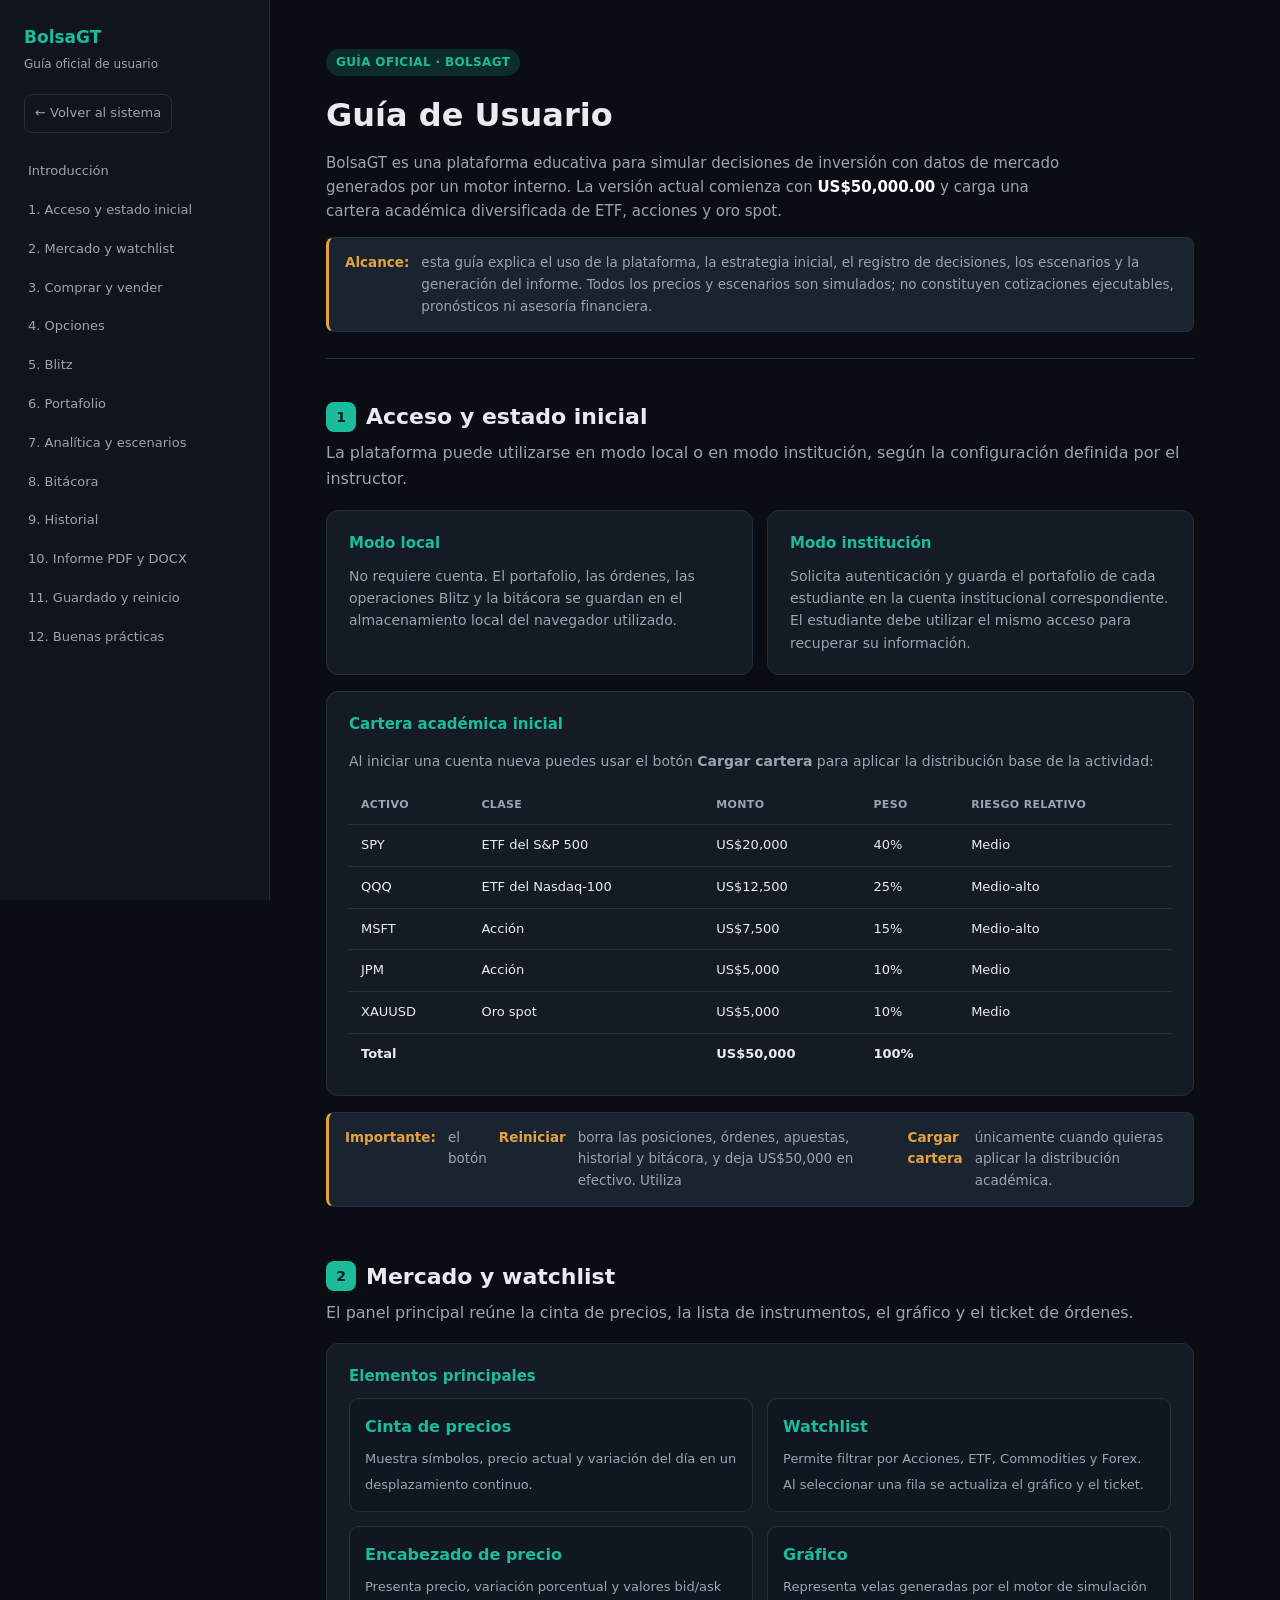
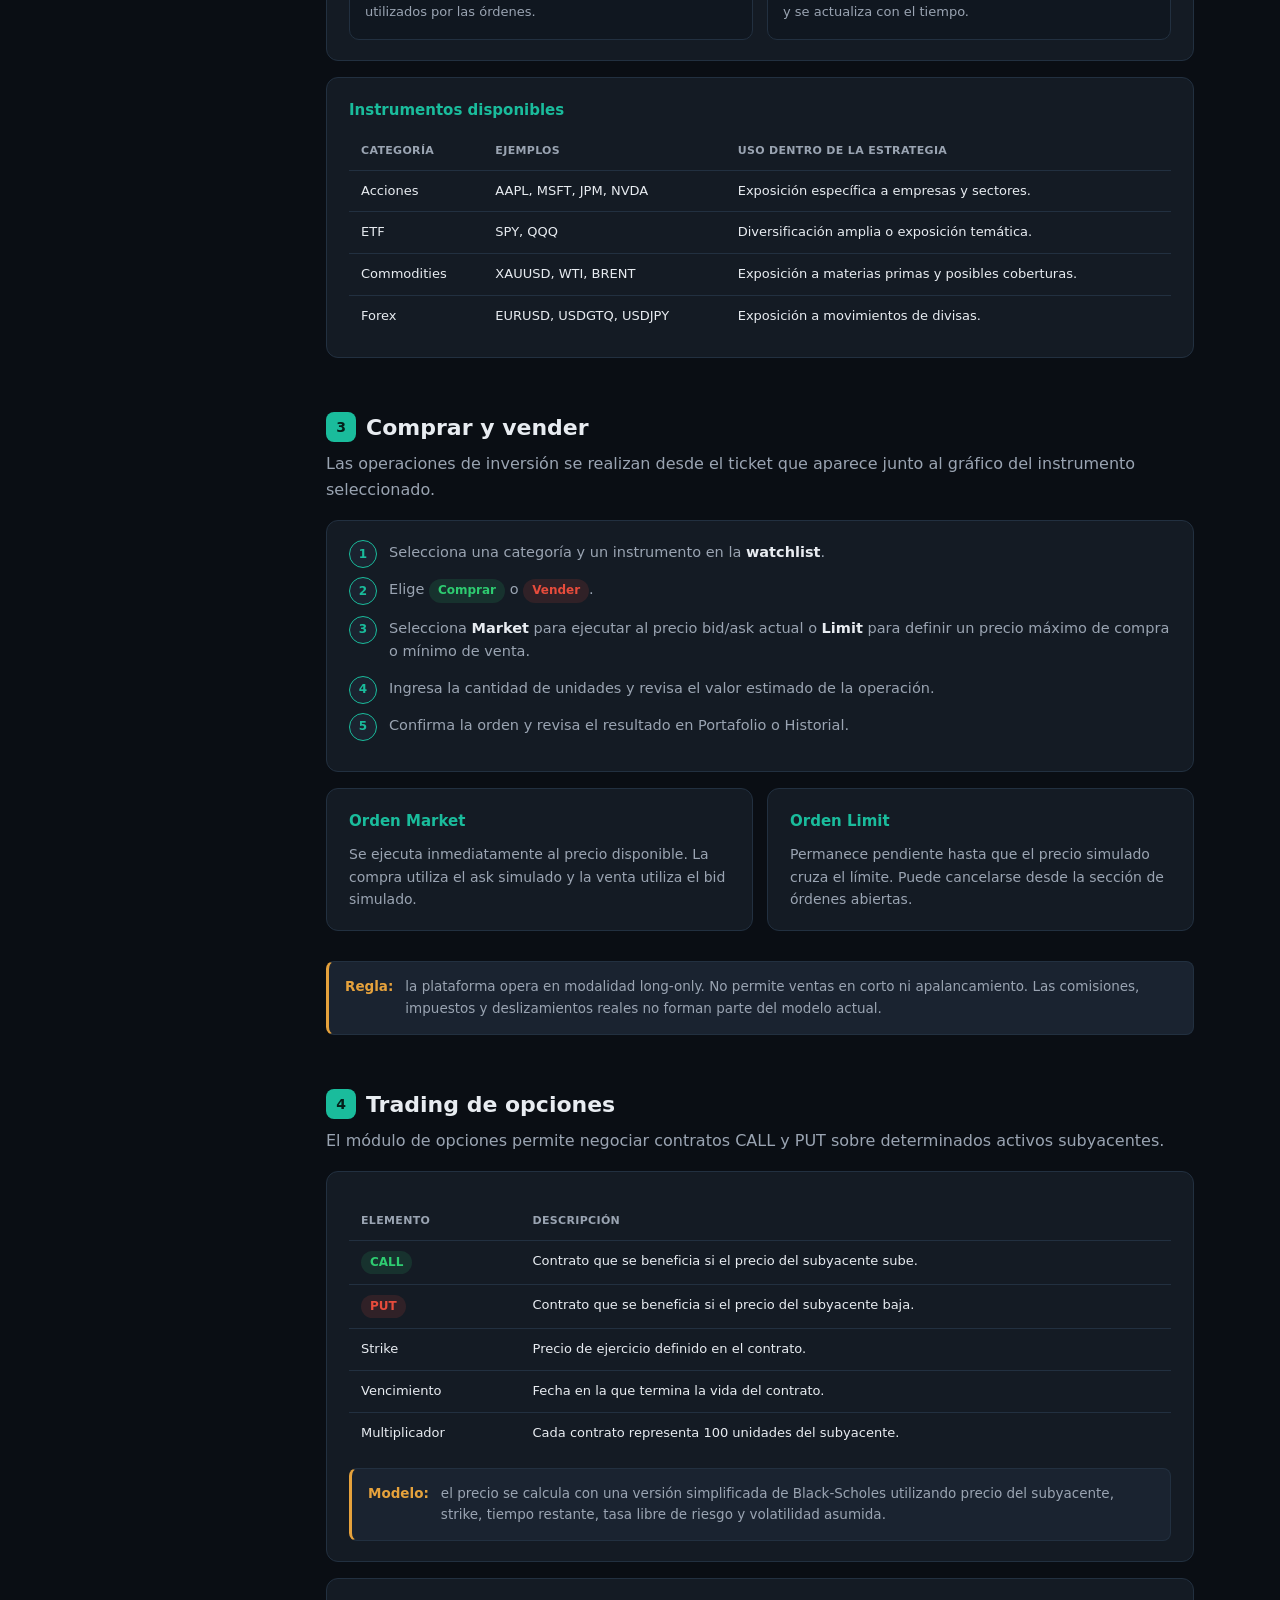
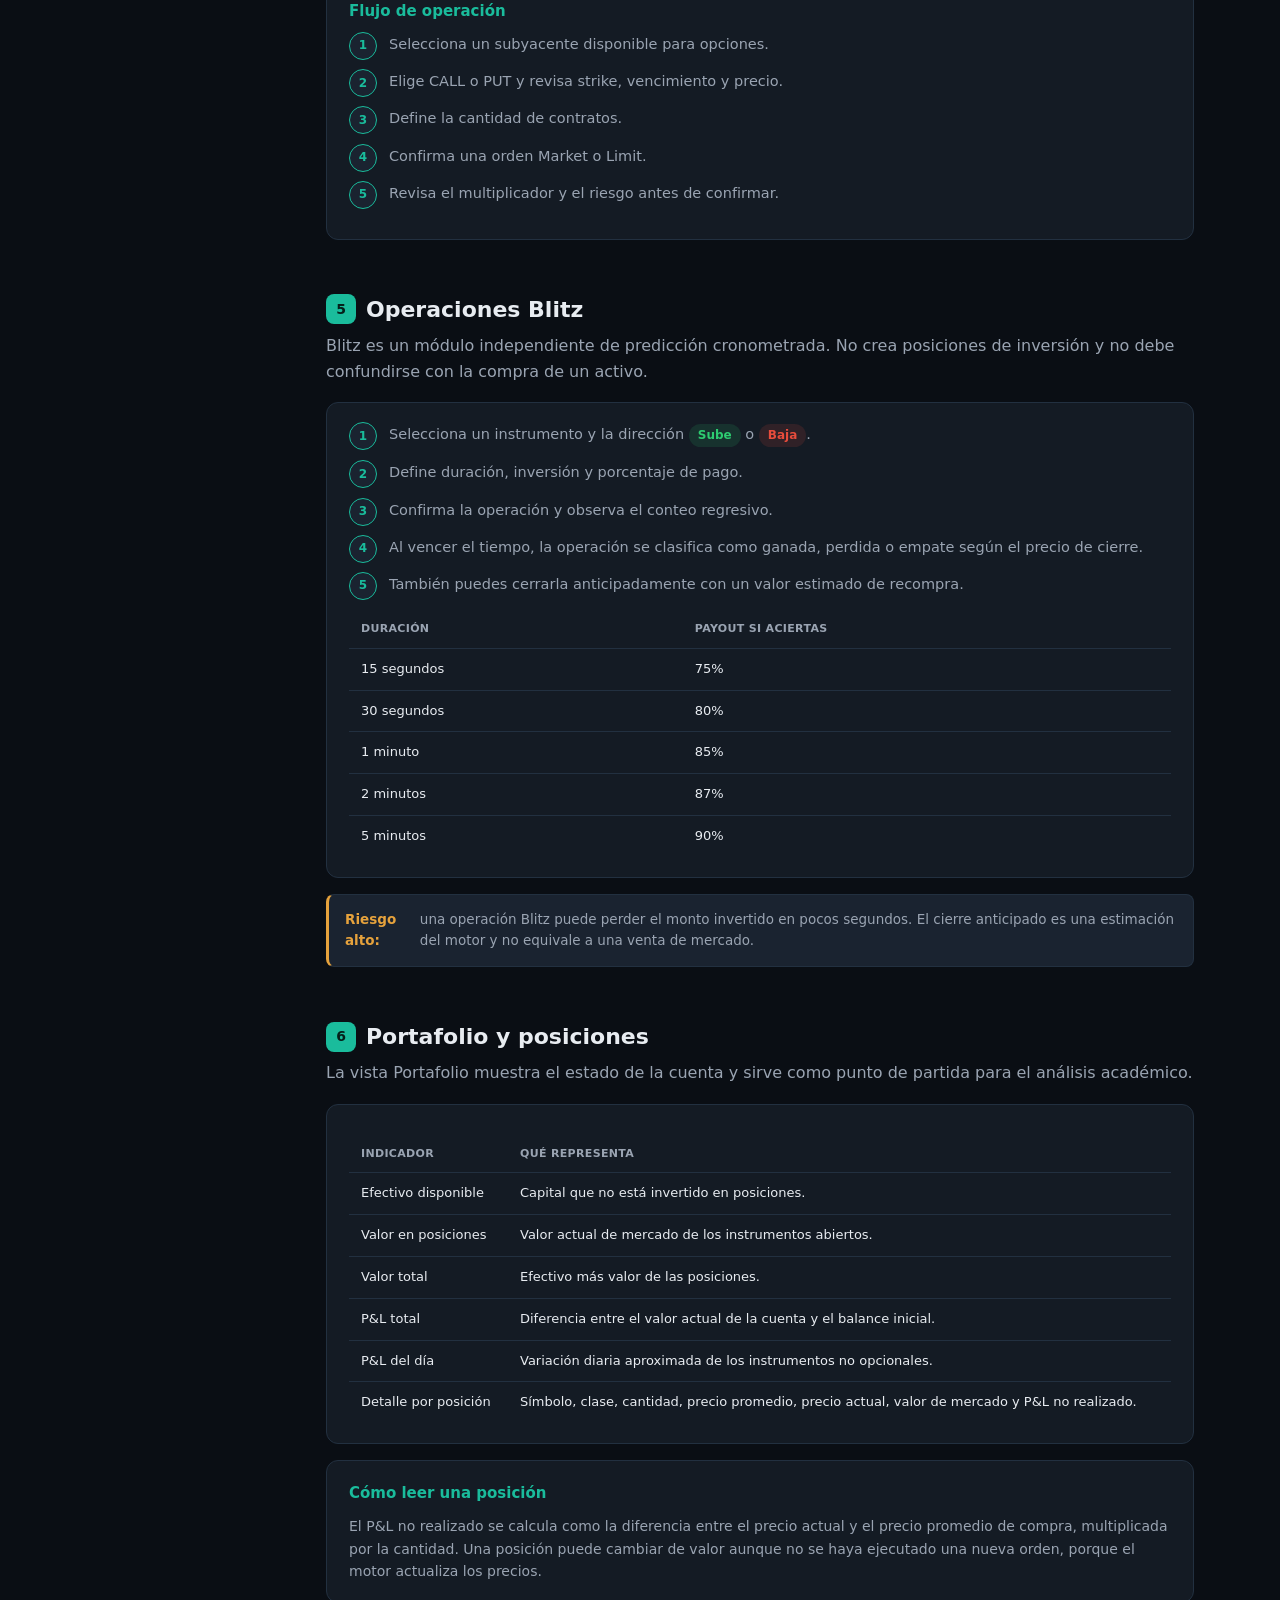
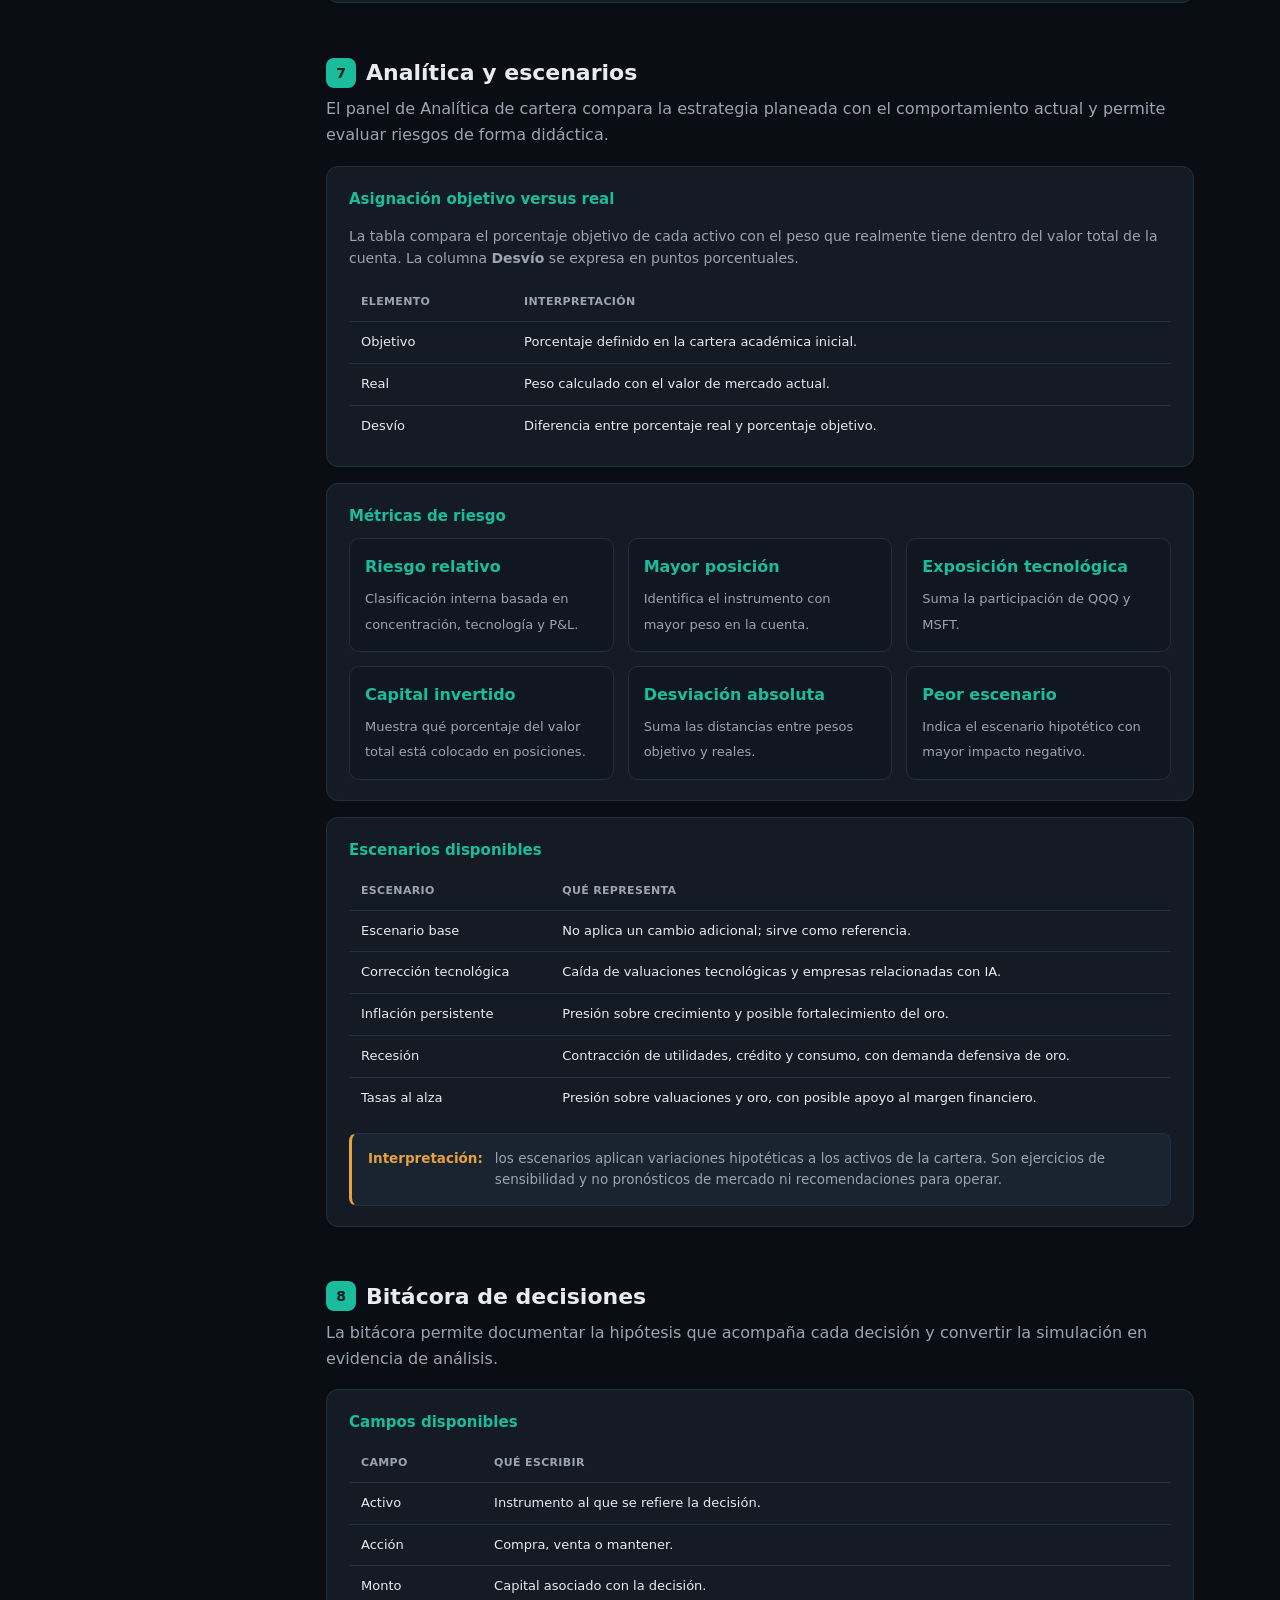
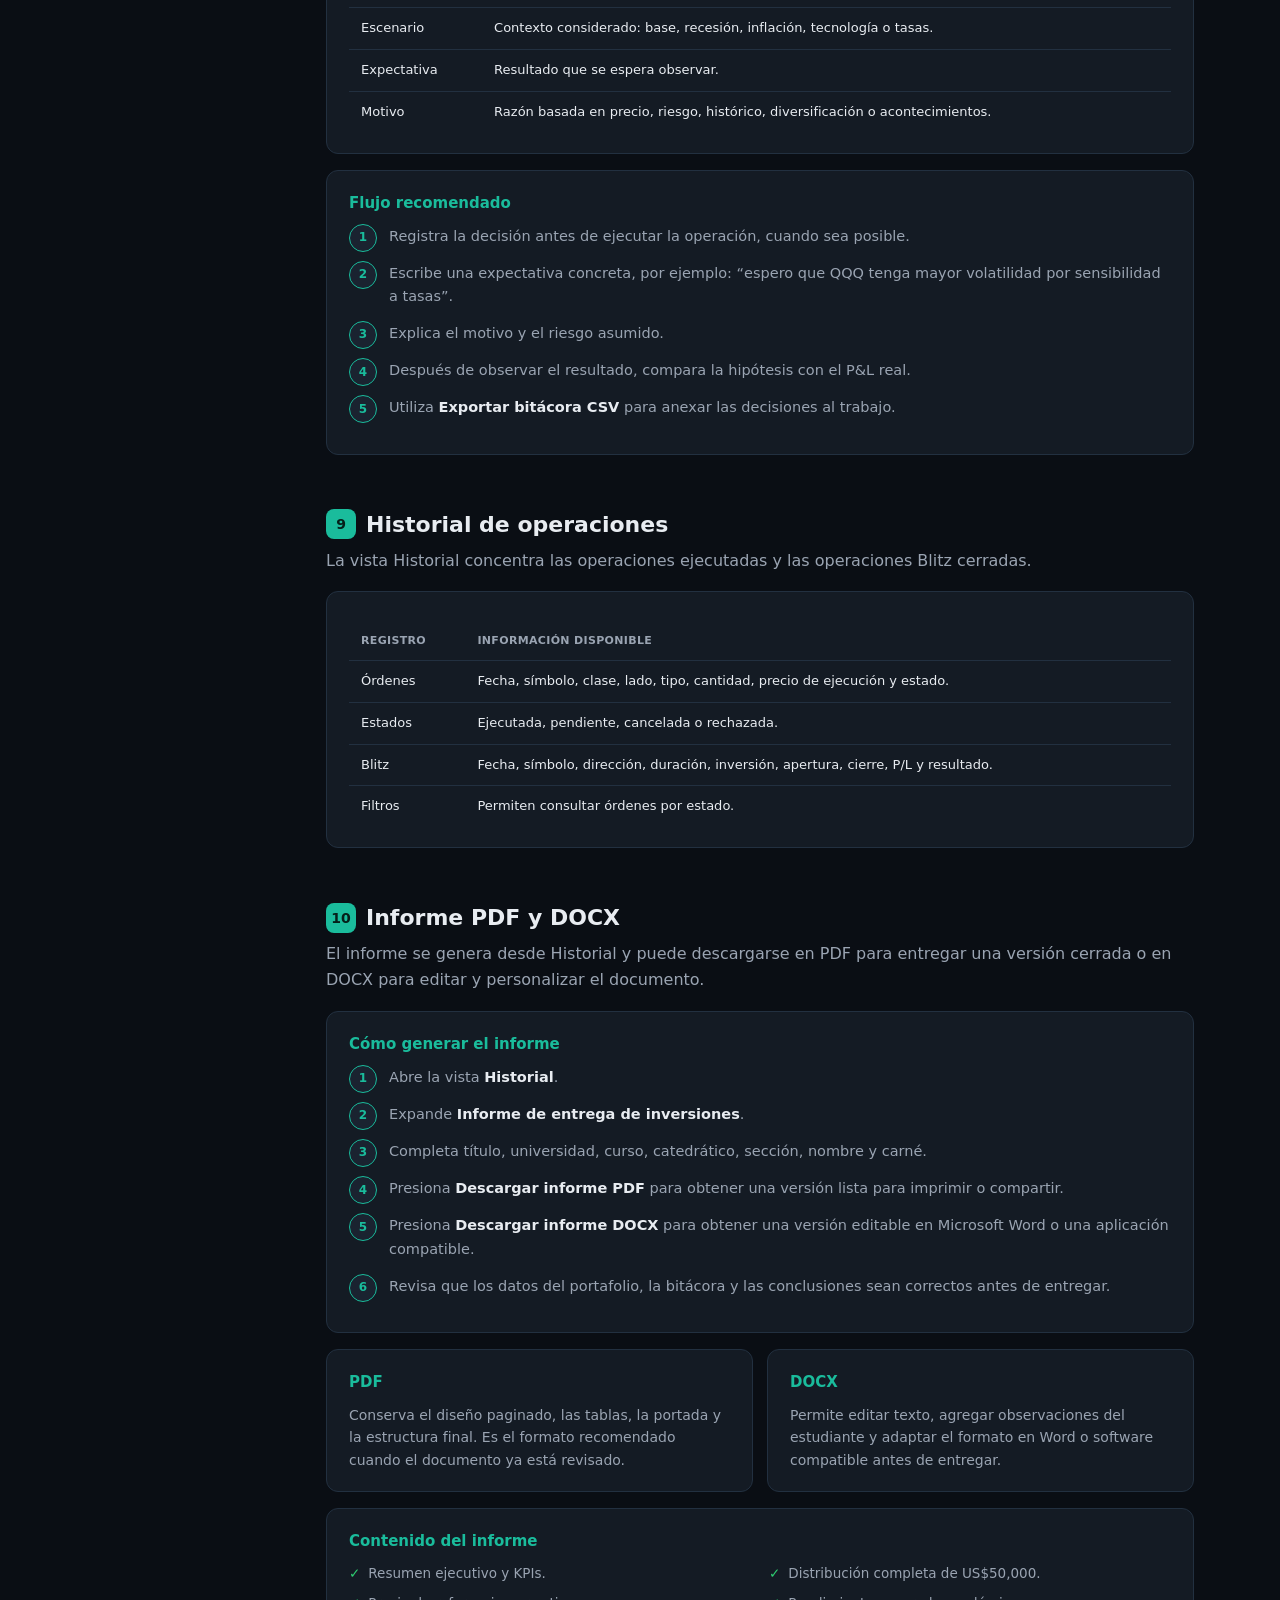
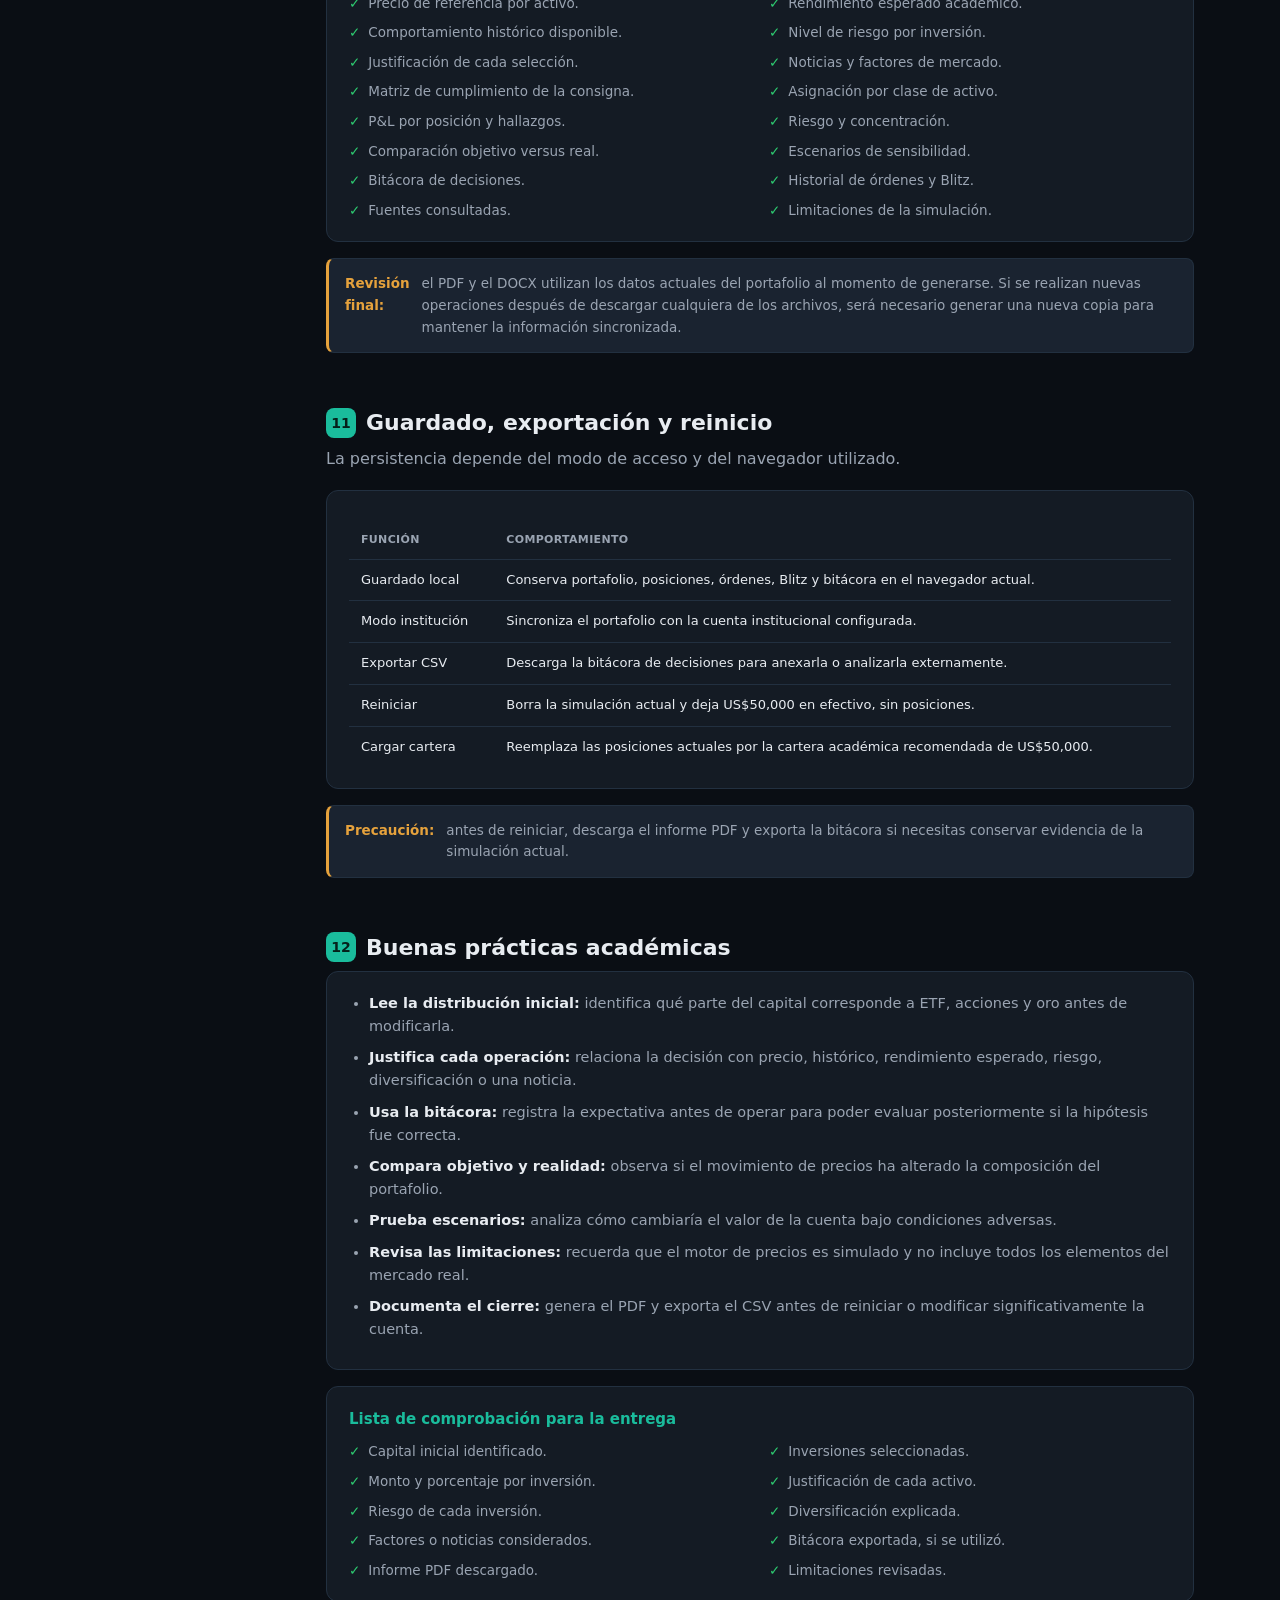
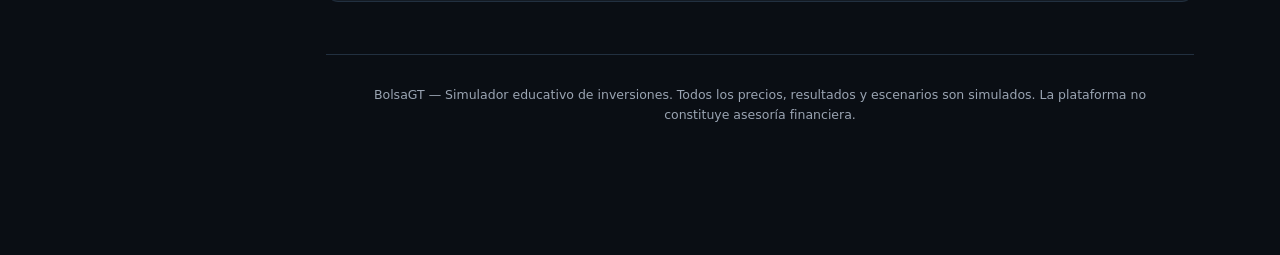
<file: guia-usuario.html>
<!DOCTYPE html>
<html lang="es">
<head>
<meta charset="UTF-8" />
<meta name="viewport" content="width=device-width, initial-scale=1.0" />
<title>Guía de Usuario — BolsaGT</title>
<style>
  :root {
    --bg: #0a0e14;
    --bg-soft: #10151c;
    --card: #141b24;
    --border: #223040;
    --teal: #1abc9c;
    --teal-soft: #16a08533;
    --text: #e8ecf1;
    --text-soft: #9aa4b2;
    --gain: #2ecc71;
    --loss: #e74c3c;
    --amber: #e6a23c;
    --blue: #7c9cff;
  }
  * { box-sizing: border-box; }
  html { scroll-behavior: smooth; }
  body { margin: 0; background: var(--bg); color: var(--text); font-family: "Segoe UI", system-ui, Arial, sans-serif; line-height: 1.6; }
  a { color: var(--teal); text-decoration: none; }
  a:hover { text-decoration: underline; }
  .layout { display: flex; min-height: 100vh; }
  nav.sidebar { width: 270px; background: var(--bg-soft); border-right: 1px solid var(--border); padding: 24px 16px; position: sticky; top: 0; height: 100vh; overflow-y: auto; flex-shrink: 0; }
  nav.sidebar h1 { font-size: 17px; color: var(--teal); margin: 0 8px 4px; }
  nav.sidebar p.tag { font-size: 12px; color: var(--text-soft); margin: 0 8px 20px; }
  nav.sidebar a.nav-link { display: block; padding: 8px 12px; border-radius: 8px; color: var(--text-soft); font-size: 13px; margin-bottom: 2px; }
  nav.sidebar a.nav-link:hover { background: #1a2330; color: var(--text); text-decoration: none; }
  nav.sidebar a.nav-link.active { background: var(--teal-soft); color: var(--teal); font-weight: 600; }
  .back-link { display: inline-flex; align-items: center; gap: 6px; margin: 0 8px 20px; font-size: 13px; color: var(--text-soft); border: 1px solid var(--border); border-radius: 8px; padding: 8px 10px; }
  .back-link:hover { color: var(--teal); border-color: var(--teal); text-decoration: none; }
  main { flex: 1; max-width: 980px; padding: 48px 56px 100px; }
  header.hero { margin-bottom: 40px; padding-bottom: 26px; border-bottom: 1px solid var(--border); }
  header.hero .badge { display: inline-block; background: var(--teal-soft); color: var(--teal); font-size: 12px; font-weight: 600; padding: 4px 10px; border-radius: 20px; margin-bottom: 14px; letter-spacing: .03em; }
  header.hero h1 { font-size: 32px; margin: 0 0 10px; }
  header.hero p { color: var(--text-soft); font-size: 15px; margin: 0; max-width: 760px; }
  section.chapter { margin-bottom: 52px; scroll-margin-top: 24px; }
  section.chapter h2 { font-size: 22px; color: var(--text); display: flex; align-items: center; gap: 10px; margin-bottom: 6px; }
  section.chapter h2 .num { display: inline-flex; align-items: center; justify-content: center; width: 30px; height: 30px; border-radius: 8px; background: var(--teal); color: #05201a; font-size: 14px; font-weight: 700; flex-shrink: 0; }
  section.chapter > p.lead { color: var(--text-soft); margin-top: 4px; margin-bottom: 18px; }
  .card { background: var(--card); border: 1px solid var(--border); border-radius: 12px; padding: 20px 22px; margin-bottom: 16px; }
  .card h3 { margin: 0 0 10px; font-size: 15px; color: var(--teal); }
  .card h4 { margin: 18px 0 8px; font-size: 14px; color: var(--blue); }
  ol.steps { margin: 0; padding-left: 0; list-style: none; counter-reset: step; }
  ol.steps li { counter-increment: step; position: relative; padding-left: 40px; margin-bottom: 14px; color: var(--text-soft); font-size: 14.5px; }
  ol.steps li::before { content: counter(step); position: absolute; left: 0; top: -1px; width: 26px; height: 26px; border-radius: 50%; background: #1a2330; border: 1px solid var(--teal); color: var(--teal); font-size: 12px; font-weight: 700; display: flex; align-items: center; justify-content: center; }
  ol.steps li strong { color: var(--text); }
  ul.bullets { margin: 0; padding-left: 20px; color: var(--text-soft); font-size: 14.5px; }
  ul.bullets li { margin-bottom: 8px; }
  ul.bullets li strong { color: var(--text); }
  table.tbl { width: 100%; border-collapse: collapse; font-size: 13px; margin-top: 10px; }
  table.tbl th, table.tbl td { padding: 10px 12px; border-bottom: 1px solid var(--border); text-align: left; vertical-align: top; }
  table.tbl th { color: var(--text-soft); font-weight: 600; font-size: 11px; text-transform: uppercase; letter-spacing: .03em; }
  table.tbl td { color: var(--text); }
  table.tbl tr:last-child td { border-bottom: none; }
  .pill { display: inline-block; padding: 2px 9px; border-radius: 20px; font-size: 12px; font-weight: 600; }
  .pill.buy, .pill.up, .pill.call, .pill.ok { background: #2ecc7122; color: var(--gain); }
  .pill.sell, .pill.down, .pill.put, .pill.high { background: #e74c3c22; color: var(--loss); }
  .pill.info { background: #7c9cff22; color: var(--blue); }
  .note { display: flex; gap: 12px; background: #1a2330; border: 1px solid var(--border); border-left: 3px solid var(--amber); border-radius: 8px; padding: 14px 16px; font-size: 13.5px; color: var(--text-soft); margin-top: 14px; }
  .note strong { color: var(--amber); }
  .grid2 { display: grid; grid-template-columns: 1fr 1fr; gap: 14px; }
  .grid3 { display: grid; grid-template-columns: repeat(3, 1fr); gap: 14px; }
  .mini-card { background: #101720; border: 1px solid var(--border); border-radius: 10px; padding: 15px; }
  .mini-card strong { display: block; color: var(--teal); margin-bottom: 5px; }
  .mini-card span { color: var(--text-soft); font-size: 13px; }
  .code-like { background: #0b1118; border: 1px solid var(--border); border-radius: 8px; padding: 12px 14px; color: #cbd5e1; font: 12px/1.6 "IBM Plex Mono", Consolas, monospace; overflow-x: auto; }
  .checklist { display: grid; grid-template-columns: 1fr 1fr; gap: 8px 18px; }
  .checklist div { color: var(--text-soft); font-size: 13.5px; }
  .checklist div::before { content: "✓"; color: var(--gain); font-weight: 700; margin-right: 8px; }
  footer { text-align: center; color: var(--text-soft); font-size: 12.5px; padding: 30px; border-top: 1px solid var(--border); }
  @media (max-width: 900px) { nav.sidebar { display: none; } main { padding: 32px 20px 80px; } }
  @media (max-width: 700px) { .grid2, .grid3, .checklist { grid-template-columns: 1fr; } table.tbl { display: block; overflow-x: auto; white-space: normal; } }
</style>
</head>
<body>
<div class="layout">
  <nav class="sidebar">
    <h1>BolsaGT</h1>
    <p class="tag">Guía oficial de usuario</p>
    <a class="back-link" href="index.html">← Volver al sistema</a>
    <a class="nav-link" href="#intro">Introducción</a>
    <a class="nav-link" href="#acceso">1. Acceso y estado inicial</a>
    <a class="nav-link" href="#dashboard">2. Mercado y watchlist</a>
    <a class="nav-link" href="#compraventa">3. Comprar y vender</a>
    <a class="nav-link" href="#opciones">4. Opciones</a>
    <a class="nav-link" href="#blitz">5. Blitz</a>
    <a class="nav-link" href="#portafolio">6. Portafolio</a>
    <a class="nav-link" href="#analitica">7. Analítica y escenarios</a>
    <a class="nav-link" href="#decisiones">8. Bitácora</a>
    <a class="nav-link" href="#historial">9. Historial</a>
    <a class="nav-link" href="#reportes">10. Informe PDF y DOCX</a>
    <a class="nav-link" href="#persistencia">11. Guardado y reinicio</a>
    <a class="nav-link" href="#consejos">12. Buenas prácticas</a>
  </nav>

  <main>
    <header class="hero" id="intro">
      <span class="badge">GUÍA OFICIAL · BOLSAGT</span>
      <h1>Guía de Usuario</h1>
      <p>BolsaGT es una plataforma educativa para simular decisiones de inversión con datos de mercado generados por un motor interno. La versión actual comienza con <strong style="color:#fff">US$50,000.00</strong> y carga una cartera académica diversificada de ETF, acciones y oro spot.</p>
      <div class="note"><strong>Alcance:</strong> esta guía explica el uso de la plataforma, la estrategia inicial, el registro de decisiones, los escenarios y la generación del informe. Todos los precios y escenarios son simulados; no constituyen cotizaciones ejecutables, pronósticos ni asesoría financiera.</div>
    </header>

    <section class="chapter" id="acceso">
      <h2><span class="num">1</span> Acceso y estado inicial</h2>
      <p class="lead">La plataforma puede utilizarse en modo local o en modo institución, según la configuración definida por el instructor.</p>
      <div class="grid2">
        <div class="card"><h3>Modo local</h3><p style="color:var(--text-soft); font-size:14px; margin:0;">No requiere cuenta. El portafolio, las órdenes, las operaciones Blitz y la bitácora se guardan en el almacenamiento local del navegador utilizado.</p></div>
        <div class="card"><h3>Modo institución</h3><p style="color:var(--text-soft); font-size:14px; margin:0;">Solicita autenticación y guarda el portafolio de cada estudiante en la cuenta institucional correspondiente. El estudiante debe utilizar el mismo acceso para recuperar su información.</p></div>
      </div>
      <div class="card">
        <h3>Cartera académica inicial</h3>
        <p style="color:var(--text-soft); font-size:14px;">Al iniciar una cuenta nueva puedes usar el botón <strong>Cargar cartera</strong> para aplicar la distribución base de la actividad:</p>
        <table class="tbl">
          <tr><th>Activo</th><th>Clase</th><th>Monto</th><th>Peso</th><th>Riesgo relativo</th></tr>
          <tr><td>SPY</td><td>ETF del S&amp;P 500</td><td>US$20,000</td><td>40%</td><td>Medio</td></tr>
          <tr><td>QQQ</td><td>ETF del Nasdaq-100</td><td>US$12,500</td><td>25%</td><td>Medio-alto</td></tr>
          <tr><td>MSFT</td><td>Acción</td><td>US$7,500</td><td>15%</td><td>Medio-alto</td></tr>
          <tr><td>JPM</td><td>Acción</td><td>US$5,000</td><td>10%</td><td>Medio</td></tr>
          <tr><td>XAUUSD</td><td>Oro spot</td><td>US$5,000</td><td>10%</td><td>Medio</td></tr>
          <tr><td><strong>Total</strong></td><td></td><td><strong>US$50,000</strong></td><td><strong>100%</strong></td><td></td></tr>
        </table>
      </div>
      <div class="note"><strong>Importante:</strong> el botón <strong>Reiniciar</strong> borra las posiciones, órdenes, apuestas, historial y bitácora, y deja US$50,000 en efectivo. Utiliza <strong>Cargar cartera</strong> únicamente cuando quieras aplicar la distribución académica.</div>
    </section>

    <section class="chapter" id="dashboard">
      <h2><span class="num">2</span> Mercado y watchlist</h2>
      <p class="lead">El panel principal reúne la cinta de precios, la lista de instrumentos, el gráfico y el ticket de órdenes.</p>
      <div class="card">
        <h3>Elementos principales</h3>
        <div class="grid2">
          <div class="mini-card"><strong>Cinta de precios</strong><span>Muestra símbolos, precio actual y variación del día en un desplazamiento continuo.</span></div>
          <div class="mini-card"><strong>Watchlist</strong><span>Permite filtrar por Acciones, ETF, Commodities y Forex. Al seleccionar una fila se actualiza el gráfico y el ticket.</span></div>
          <div class="mini-card"><strong>Encabezado de precio</strong><span>Presenta precio, variación porcentual y valores bid/ask utilizados por las órdenes.</span></div>
          <div class="mini-card"><strong>Gráfico</strong><span>Representa velas generadas por el motor de simulación y se actualiza con el tiempo.</span></div>
        </div>
      </div>
      <div class="card">
        <h3>Instrumentos disponibles</h3>
        <table class="tbl">
          <tr><th>Categoría</th><th>Ejemplos</th><th>Uso dentro de la estrategia</th></tr>
          <tr><td>Acciones</td><td>AAPL, MSFT, JPM, NVDA</td><td>Exposición específica a empresas y sectores.</td></tr>
          <tr><td>ETF</td><td>SPY, QQQ</td><td>Diversificación amplia o exposición temática.</td></tr>
          <tr><td>Commodities</td><td>XAUUSD, WTI, BRENT</td><td>Exposición a materias primas y posibles coberturas.</td></tr>
          <tr><td>Forex</td><td>EURUSD, USDGTQ, USDJPY</td><td>Exposición a movimientos de divisas.</td></tr>
        </table>
      </div>
    </section>

    <section class="chapter" id="compraventa">
      <h2><span class="num">3</span> Comprar y vender</h2>
      <p class="lead">Las operaciones de inversión se realizan desde el ticket que aparece junto al gráfico del instrumento seleccionado.</p>
      <div class="card">
        <ol class="steps">
          <li>Selecciona una categoría y un instrumento en la <strong>watchlist</strong>.</li>
          <li>Elige <span class="pill buy">Comprar</span> o <span class="pill sell">Vender</span>.</li>
          <li>Selecciona <strong>Market</strong> para ejecutar al precio bid/ask actual o <strong>Limit</strong> para definir un precio máximo de compra o mínimo de venta.</li>
          <li>Ingresa la cantidad de unidades y revisa el valor estimado de la operación.</li>
          <li>Confirma la orden y revisa el resultado en Portafolio o Historial.</li>
        </ol>
      </div>
      <div class="grid2">
        <div class="card"><h3>Orden Market</h3><p style="color:var(--text-soft); font-size:14px; margin:0;">Se ejecuta inmediatamente al precio disponible. La compra utiliza el ask simulado y la venta utiliza el bid simulado.</p></div>
        <div class="card"><h3>Orden Limit</h3><p style="color:var(--text-soft); font-size:14px; margin:0;">Permanece pendiente hasta que el precio simulado cruza el límite. Puede cancelarse desde la sección de órdenes abiertas.</p></div>
      </div>
      <div class="note"><strong>Regla:</strong> la plataforma opera en modalidad long-only. No permite ventas en corto ni apalancamiento. Las comisiones, impuestos y deslizamientos reales no forman parte del modelo actual.</div>
    </section>

    <section class="chapter" id="opciones">
      <h2><span class="num">4</span> Trading de opciones</h2>
      <p class="lead">El módulo de opciones permite negociar contratos CALL y PUT sobre determinados activos subyacentes.</p>
      <div class="card">
        <table class="tbl">
          <tr><th>Elemento</th><th>Descripción</th></tr>
          <tr><td><span class="pill call">CALL</span></td><td>Contrato que se beneficia si el precio del subyacente sube.</td></tr>
          <tr><td><span class="pill put">PUT</span></td><td>Contrato que se beneficia si el precio del subyacente baja.</td></tr>
          <tr><td>Strike</td><td>Precio de ejercicio definido en el contrato.</td></tr>
          <tr><td>Vencimiento</td><td>Fecha en la que termina la vida del contrato.</td></tr>
          <tr><td>Multiplicador</td><td>Cada contrato representa 100 unidades del subyacente.</td></tr>
        </table>
        <div class="note"><strong>Modelo:</strong> el precio se calcula con una versión simplificada de Black-Scholes utilizando precio del subyacente, strike, tiempo restante, tasa libre de riesgo y volatilidad asumida.</div>
      </div>
      <div class="card">
        <h3>Flujo de operación</h3>
        <ol class="steps">
          <li>Selecciona un subyacente disponible para opciones.</li>
          <li>Elige CALL o PUT y revisa strike, vencimiento y precio.</li>
          <li>Define la cantidad de contratos.</li>
          <li>Confirma una orden Market o Limit.</li>
          <li>Revisa el multiplicador y el riesgo antes de confirmar.</li>
        </ol>
      </div>
    </section>

    <section class="chapter" id="blitz">
      <h2><span class="num">5</span> Operaciones Blitz</h2>
      <p class="lead">Blitz es un módulo independiente de predicción cronometrada. No crea posiciones de inversión y no debe confundirse con la compra de un activo.</p>
      <div class="card">
        <ol class="steps">
          <li>Selecciona un instrumento y la dirección <span class="pill up">Sube</span> o <span class="pill down">Baja</span>.</li>
          <li>Define duración, inversión y porcentaje de pago.</li>
          <li>Confirma la operación y observa el conteo regresivo.</li>
          <li>Al vencer el tiempo, la operación se clasifica como ganada, perdida o empate según el precio de cierre.</li>
          <li>También puedes cerrarla anticipadamente con un valor estimado de recompra.</li>
        </ol>
        <table class="tbl">
          <tr><th>Duración</th><th>Payout si aciertas</th></tr>
          <tr><td>15 segundos</td><td>75%</td></tr>
          <tr><td>30 segundos</td><td>80%</td></tr>
          <tr><td>1 minuto</td><td>85%</td></tr>
          <tr><td>2 minutos</td><td>87%</td></tr>
          <tr><td>5 minutos</td><td>90%</td></tr>
        </table>
      </div>
      <div class="note"><strong>Riesgo alto:</strong> una operación Blitz puede perder el monto invertido en pocos segundos. El cierre anticipado es una estimación del motor y no equivale a una venta de mercado.</div>
    </section>

    <section class="chapter" id="portafolio">
      <h2><span class="num">6</span> Portafolio y posiciones</h2>
      <p class="lead">La vista Portafolio muestra el estado de la cuenta y sirve como punto de partida para el análisis académico.</p>
      <div class="card">
        <table class="tbl">
          <tr><th>Indicador</th><th>Qué representa</th></tr>
          <tr><td>Efectivo disponible</td><td>Capital que no está invertido en posiciones.</td></tr>
          <tr><td>Valor en posiciones</td><td>Valor actual de mercado de los instrumentos abiertos.</td></tr>
          <tr><td>Valor total</td><td>Efectivo más valor de las posiciones.</td></tr>
          <tr><td>P&amp;L total</td><td>Diferencia entre el valor actual de la cuenta y el balance inicial.</td></tr>
          <tr><td>P&amp;L del día</td><td>Variación diaria aproximada de los instrumentos no opcionales.</td></tr>
          <tr><td>Detalle por posición</td><td>Símbolo, clase, cantidad, precio promedio, precio actual, valor de mercado y P&amp;L no realizado.</td></tr>
        </table>
      </div>
      <div class="card">
        <h3>Cómo leer una posición</h3>
        <p style="color:var(--text-soft); font-size:14px; margin:0;">El P&amp;L no realizado se calcula como la diferencia entre el precio actual y el precio promedio de compra, multiplicada por la cantidad. Una posición puede cambiar de valor aunque no se haya ejecutado una nueva orden, porque el motor actualiza los precios.</p>
      </div>
    </section>

    <section class="chapter" id="analitica">
      <h2><span class="num">7</span> Analítica y escenarios</h2>
      <p class="lead">El panel de Analítica de cartera compara la estrategia planeada con el comportamiento actual y permite evaluar riesgos de forma didáctica.</p>
      <div class="card">
        <h3>Asignación objetivo versus real</h3>
        <p style="color:var(--text-soft); font-size:14px;">La tabla compara el porcentaje objetivo de cada activo con el peso que realmente tiene dentro del valor total de la cuenta. La columna <strong>Desvío</strong> se expresa en puntos porcentuales.</p>
        <table class="tbl">
          <tr><th>Elemento</th><th>Interpretación</th></tr>
          <tr><td>Objetivo</td><td>Porcentaje definido en la cartera académica inicial.</td></tr>
          <tr><td>Real</td><td>Peso calculado con el valor de mercado actual.</td></tr>
          <tr><td>Desvío</td><td>Diferencia entre porcentaje real y porcentaje objetivo.</td></tr>
        </table>
      </div>
      <div class="card">
        <h3>Métricas de riesgo</h3>
        <div class="grid3">
          <div class="mini-card"><strong>Riesgo relativo</strong><span>Clasificación interna basada en concentración, tecnología y P&amp;L.</span></div>
          <div class="mini-card"><strong>Mayor posición</strong><span>Identifica el instrumento con mayor peso en la cuenta.</span></div>
          <div class="mini-card"><strong>Exposición tecnológica</strong><span>Suma la participación de QQQ y MSFT.</span></div>
          <div class="mini-card"><strong>Capital invertido</strong><span>Muestra qué porcentaje del valor total está colocado en posiciones.</span></div>
          <div class="mini-card"><strong>Desviación absoluta</strong><span>Suma las distancias entre pesos objetivo y reales.</span></div>
          <div class="mini-card"><strong>Peor escenario</strong><span>Indica el escenario hipotético con mayor impacto negativo.</span></div>
        </div>
      </div>
      <div class="card">
        <h3>Escenarios disponibles</h3>
        <table class="tbl">
          <tr><th>Escenario</th><th>Qué representa</th></tr>
          <tr><td>Escenario base</td><td>No aplica un cambio adicional; sirve como referencia.</td></tr>
          <tr><td>Corrección tecnológica</td><td>Caída de valuaciones tecnológicas y empresas relacionadas con IA.</td></tr>
          <tr><td>Inflación persistente</td><td>Presión sobre crecimiento y posible fortalecimiento del oro.</td></tr>
          <tr><td>Recesión</td><td>Contracción de utilidades, crédito y consumo, con demanda defensiva de oro.</td></tr>
          <tr><td>Tasas al alza</td><td>Presión sobre valuaciones y oro, con posible apoyo al margen financiero.</td></tr>
        </table>
        <div class="note"><strong>Interpretación:</strong> los escenarios aplican variaciones hipotéticas a los activos de la cartera. Son ejercicios de sensibilidad y no pronósticos de mercado ni recomendaciones para operar.</div>
      </div>
    </section>

    <section class="chapter" id="decisiones">
      <h2><span class="num">8</span> Bitácora de decisiones</h2>
      <p class="lead">La bitácora permite documentar la hipótesis que acompaña cada decisión y convertir la simulación en evidencia de análisis.</p>
      <div class="card">
        <h3>Campos disponibles</h3>
        <table class="tbl">
          <tr><th>Campo</th><th>Qué escribir</th></tr>
          <tr><td>Activo</td><td>Instrumento al que se refiere la decisión.</td></tr>
          <tr><td>Acción</td><td>Compra, venta o mantener.</td></tr>
          <tr><td>Monto</td><td>Capital asociado con la decisión.</td></tr>
          <tr><td>Escenario</td><td>Contexto considerado: base, recesión, inflación, tecnología o tasas.</td></tr>
          <tr><td>Expectativa</td><td>Resultado que se espera observar.</td></tr>
          <tr><td>Motivo</td><td>Razón basada en precio, riesgo, histórico, diversificación o acontecimientos.</td></tr>
        </table>
      </div>
      <div class="card">
        <h3>Flujo recomendado</h3>
        <ol class="steps">
          <li>Registra la decisión antes de ejecutar la operación, cuando sea posible.</li>
          <li>Escribe una expectativa concreta, por ejemplo: “espero que QQQ tenga mayor volatilidad por sensibilidad a tasas”.</li>
          <li>Explica el motivo y el riesgo asumido.</li>
          <li>Después de observar el resultado, compara la hipótesis con el P&amp;L real.</li>
          <li>Utiliza <strong>Exportar bitácora CSV</strong> para anexar las decisiones al trabajo.</li>
        </ol>
      </div>
    </section>

    <section class="chapter" id="historial">
      <h2><span class="num">9</span> Historial de operaciones</h2>
      <p class="lead">La vista Historial concentra las operaciones ejecutadas y las operaciones Blitz cerradas.</p>
      <div class="card">
        <table class="tbl">
          <tr><th>Registro</th><th>Información disponible</th></tr>
          <tr><td>Órdenes</td><td>Fecha, símbolo, clase, lado, tipo, cantidad, precio de ejecución y estado.</td></tr>
          <tr><td>Estados</td><td>Ejecutada, pendiente, cancelada o rechazada.</td></tr>
          <tr><td>Blitz</td><td>Fecha, símbolo, dirección, duración, inversión, apertura, cierre, P/L y resultado.</td></tr>
          <tr><td>Filtros</td><td>Permiten consultar órdenes por estado.</td></tr>
        </table>
      </div>
    </section>

    <section class="chapter" id="reportes">
      <h2><span class="num">10</span> Informe PDF y DOCX</h2>
      <p class="lead">El informe se genera desde Historial y puede descargarse en PDF para entregar una versión cerrada o en DOCX para editar y personalizar el documento.</p>
      <div class="card">
        <h3>Cómo generar el informe</h3>
        <ol class="steps">
          <li>Abre la vista <strong>Historial</strong>.</li>
          <li>Expande <strong>Informe de entrega de inversiones</strong>.</li>
          <li>Completa título, universidad, curso, catedrático, sección, nombre y carné.</li>
          <li>Presiona <strong>Descargar informe PDF</strong> para obtener una versión lista para imprimir o compartir.</li>
          <li>Presiona <strong>Descargar informe DOCX</strong> para obtener una versión editable en Microsoft Word o una aplicación compatible.</li>
          <li>Revisa que los datos del portafolio, la bitácora y las conclusiones sean correctos antes de entregar.</li>
        </ol>
      </div>
      <div class="grid2">
        <div class="card"><h3>PDF</h3><p style="color:var(--text-soft); font-size:14px; margin:0;">Conserva el diseño paginado, las tablas, la portada y la estructura final. Es el formato recomendado cuando el documento ya está revisado.</p></div>
        <div class="card"><h3>DOCX</h3><p style="color:var(--text-soft); font-size:14px; margin:0;">Permite editar texto, agregar observaciones del estudiante y adaptar el formato en Word o software compatible antes de entregar.</p></div>
      </div>
      <div class="card">
        <h3>Contenido del informe</h3>
        <div class="checklist">
          <div>Resumen ejecutivo y KPIs.</div>
          <div>Distribución completa de US$50,000.</div>
          <div>Precio de referencia por activo.</div>
          <div>Rendimiento esperado académico.</div>
          <div>Comportamiento histórico disponible.</div>
          <div>Nivel de riesgo por inversión.</div>
          <div>Justificación de cada selección.</div>
          <div>Noticias y factores de mercado.</div>
          <div>Matriz de cumplimiento de la consigna.</div>
          <div>Asignación por clase de activo.</div>
          <div>P&amp;L por posición y hallazgos.</div>
          <div>Riesgo y concentración.</div>
          <div>Comparación objetivo versus real.</div>
          <div>Escenarios de sensibilidad.</div>
          <div>Bitácora de decisiones.</div>
          <div>Historial de órdenes y Blitz.</div>
          <div>Fuentes consultadas.</div>
          <div>Limitaciones de la simulación.</div>
        </div>
      </div>
      <div class="note"><strong>Revisión final:</strong> el PDF y el DOCX utilizan los datos actuales del portafolio al momento de generarse. Si se realizan nuevas operaciones después de descargar cualquiera de los archivos, será necesario generar una nueva copia para mantener la información sincronizada.</div>
    </section>

    <section class="chapter" id="persistencia">
      <h2><span class="num">11</span> Guardado, exportación y reinicio</h2>
      <p class="lead">La persistencia depende del modo de acceso y del navegador utilizado.</p>
      <div class="card">
        <table class="tbl">
          <tr><th>Función</th><th>Comportamiento</th></tr>
          <tr><td>Guardado local</td><td>Conserva portafolio, posiciones, órdenes, Blitz y bitácora en el navegador actual.</td></tr>
          <tr><td>Modo institución</td><td>Sincroniza el portafolio con la cuenta institucional configurada.</td></tr>
          <tr><td>Exportar CSV</td><td>Descarga la bitácora de decisiones para anexarla o analizarla externamente.</td></tr>
          <tr><td>Reiniciar</td><td>Borra la simulación actual y deja US$50,000 en efectivo, sin posiciones.</td></tr>
          <tr><td>Cargar cartera</td><td>Reemplaza las posiciones actuales por la cartera académica recomendada de US$50,000.</td></tr>
        </table>
      </div>
      <div class="note"><strong>Precaución:</strong> antes de reiniciar, descarga el informe PDF y exporta la bitácora si necesitas conservar evidencia de la simulación actual.</div>
    </section>

    <section class="chapter" id="consejos">
      <h2><span class="num">12</span> Buenas prácticas académicas</h2>
      <div class="card">
        <ul class="bullets">
          <li><strong>Lee la distribución inicial:</strong> identifica qué parte del capital corresponde a ETF, acciones y oro antes de modificarla.</li>
          <li><strong>Justifica cada operación:</strong> relaciona la decisión con precio, histórico, rendimiento esperado, riesgo, diversificación o una noticia.</li>
          <li><strong>Usa la bitácora:</strong> registra la expectativa antes de operar para poder evaluar posteriormente si la hipótesis fue correcta.</li>
          <li><strong>Compara objetivo y realidad:</strong> observa si el movimiento de precios ha alterado la composición del portafolio.</li>
          <li><strong>Prueba escenarios:</strong> analiza cómo cambiaría el valor de la cuenta bajo condiciones adversas.</li>
          <li><strong>Revisa las limitaciones:</strong> recuerda que el motor de precios es simulado y no incluye todos los elementos del mercado real.</li>
          <li><strong>Documenta el cierre:</strong> genera el PDF y exporta el CSV antes de reiniciar o modificar significativamente la cuenta.</li>
        </ul>
      </div>
      <div class="card">
        <h3>Lista de comprobación para la entrega</h3>
        <div class="checklist">
          <div>Capital inicial identificado.</div>
          <div>Inversiones seleccionadas.</div>
          <div>Monto y porcentaje por inversión.</div>
          <div>Justificación de cada activo.</div>
          <div>Riesgo de cada inversión.</div>
          <div>Diversificación explicada.</div>
          <div>Factores o noticias considerados.</div>
          <div>Bitácora exportada, si se utilizó.</div>
          <div>Informe PDF descargado.</div>
          <div>Limitaciones revisadas.</div>
        </div>
      </div>
    </section>

    <footer>
      BolsaGT — Simulador educativo de inversiones. Todos los precios, resultados y escenarios son simulados. La plataforma no constituye asesoría financiera.
    </footer>
  </main>
</div>
</body>
</html>
</file>
